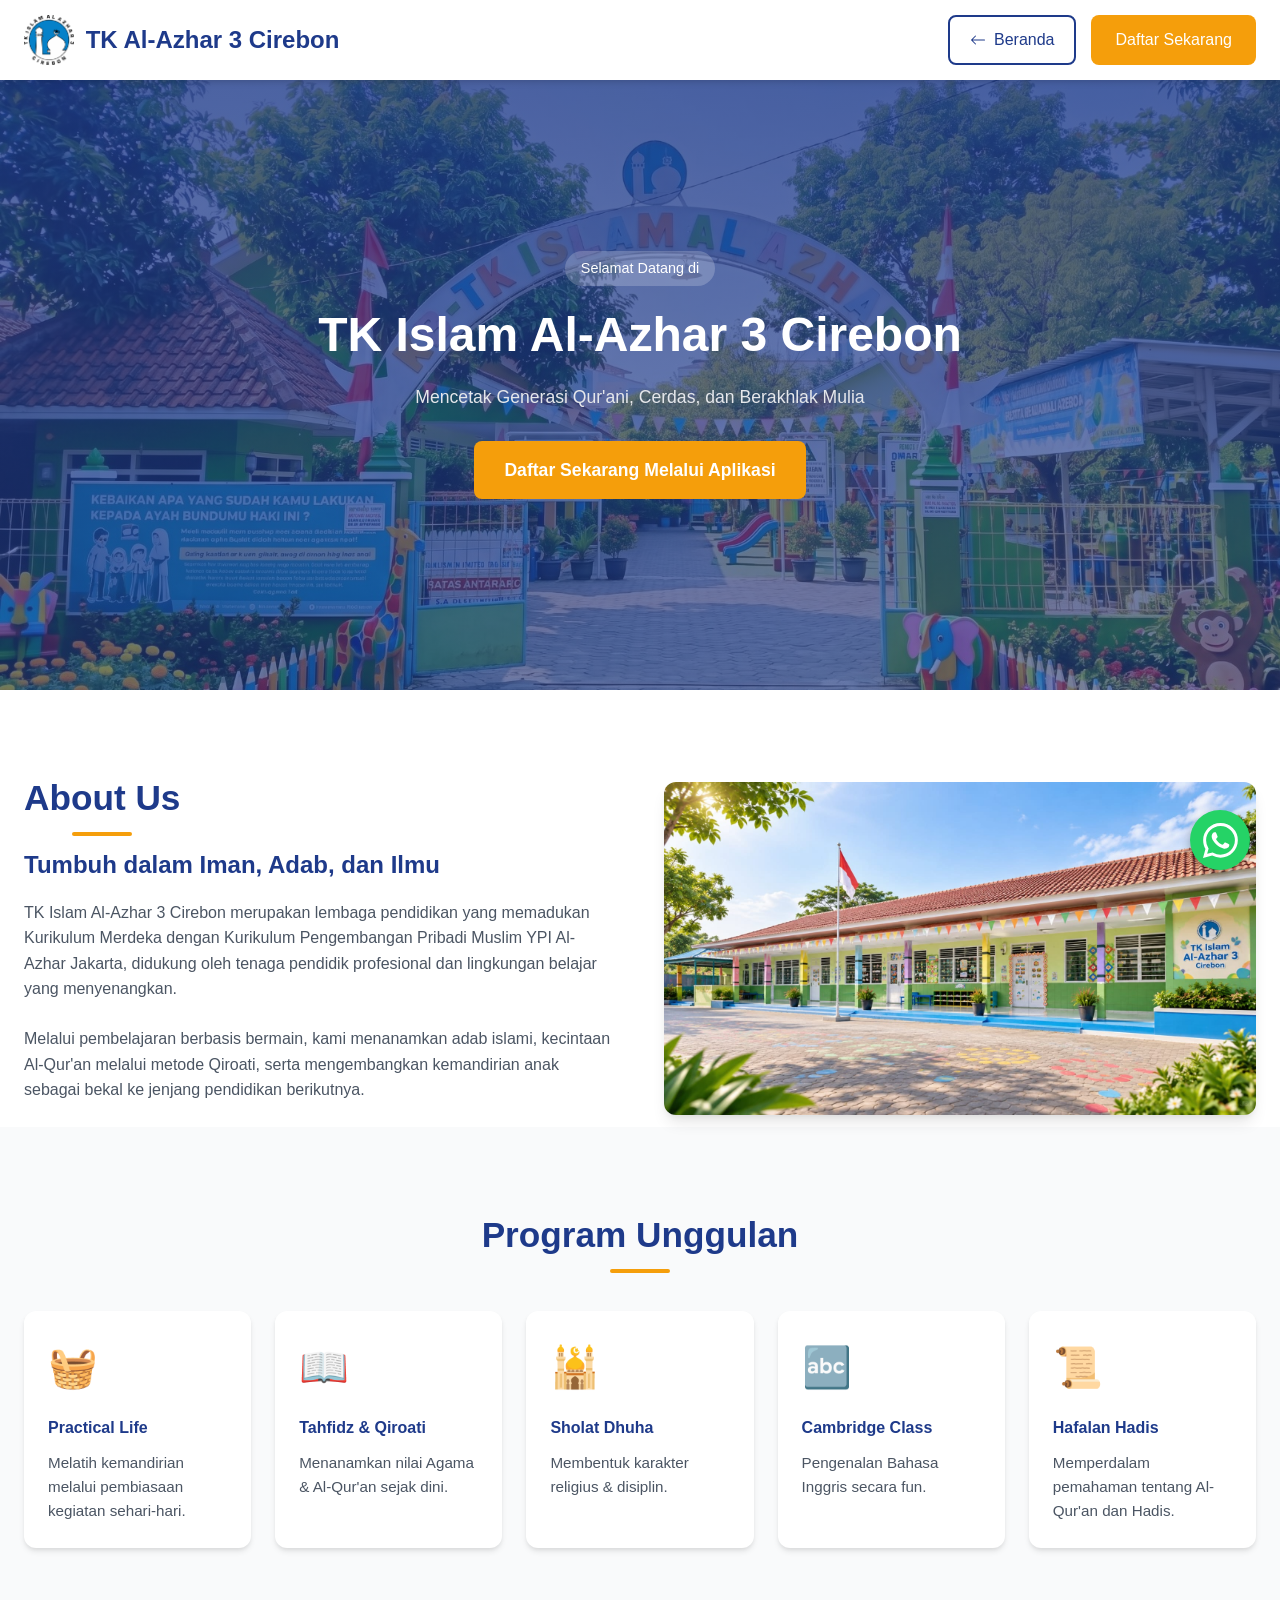
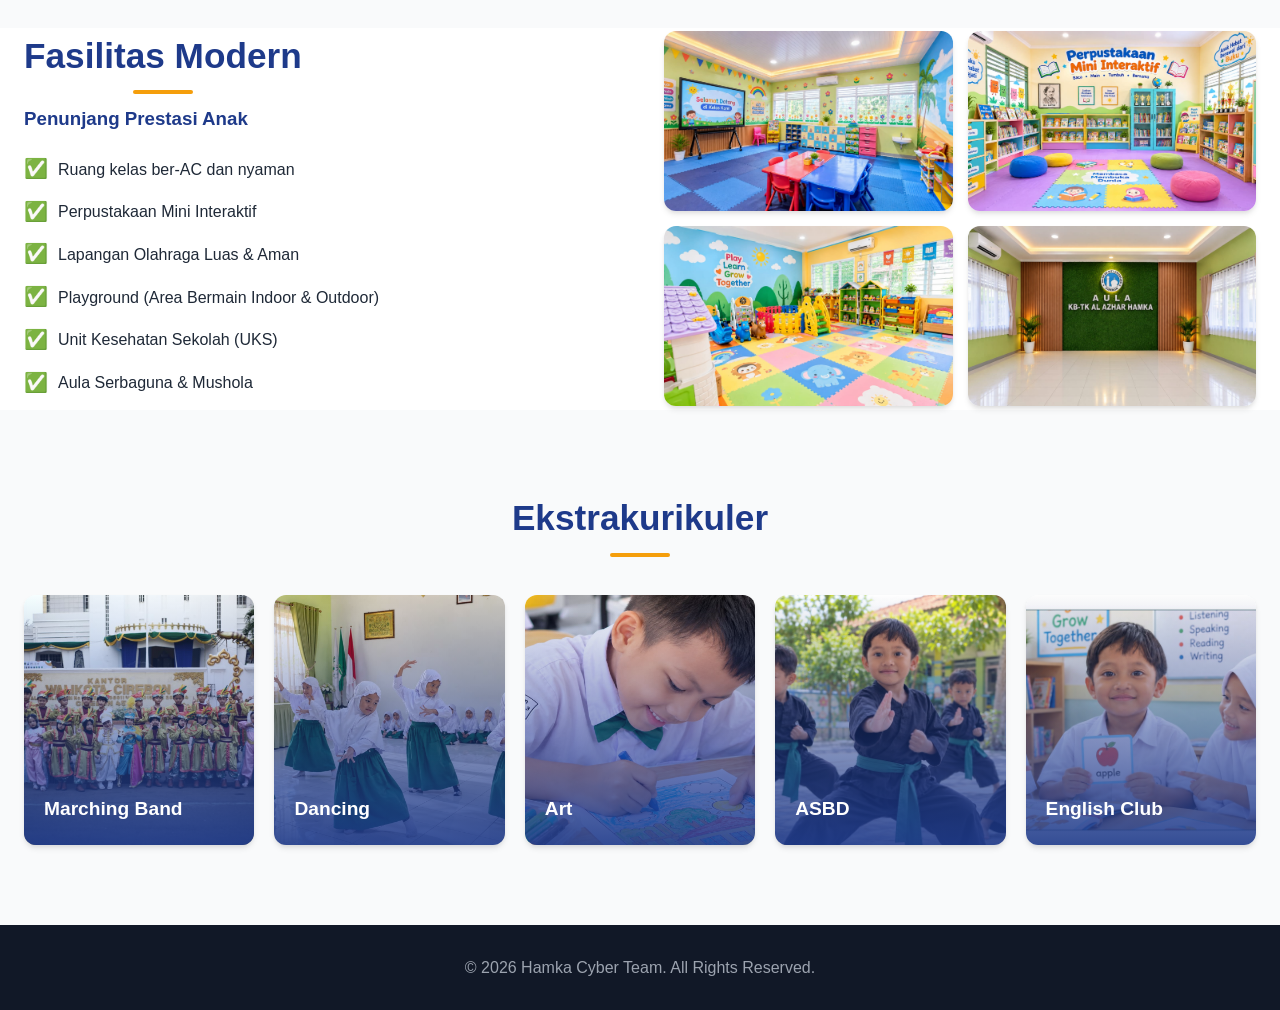
<file: tk.html>
<!DOCTYPE html>
<html lang="id">
<head>
    <meta charset="UTF-8">
    <meta name="viewport" content="width=device-width, initial-scale=1.0">
    <title>KB/TK Islam Al-Azhar 3 Cirebon</title>
    <link rel="stylesheet" href="css/style.css">
    
    <!-- CSS Tambahan untuk tombol WhatsApp melayang (Floating Button) -->
    <style>
        .wa-float {
            position: fixed;
            bottom: 30px;
            right: 30px;
            background-color: #25D366;
            color: #FFF;
            border-radius: 50%;
            width: 60px;
            height: 60px;
            display: flex;
            justify-content: center;
            align-items: center;
            box-shadow: 0 4px 10px rgba(0,0,0,0.3);
            z-index: 9999;
            transition: transform 0.3s;
        }
        .wa-float:hover {
            transform: scale(1.1);
            color: white;
        }
    </style>
</head>
<body>

    <!-- NAVBAR -->
    <nav class="navbar scrolled" style="background-color: var(--white); box-shadow: var(--shadow); padding: 15px 0;">
        <div class="container nav-container">
            <a href="index.html" class="logo">
                <!-- LOGO YAYASAN/TK -->
                <img src="assets/images/TK.jpg" alt="Logo TK" style="height: 50px; width: auto; object-fit: contain;">
                <span class="logo-text" style="color: var(--primary);">TK Al-Azhar 3 Cirebon</span>
            </a>
            
            <div class="nav-links" style="display: flex; align-items: center; gap: 15px;">
                <!-- Tombol Kembali yang Lebih Elegan (Outline Button) -->
                <a href="index.html" class="btn" style="border: 2px solid var(--primary); color: var(--primary); background-color: transparent; padding: 10px 20px; display: flex; align-items: center; gap: 8px;">
                    <svg xmlns="http://www.w3.org/2000/svg" width="16" height="16" fill="currentColor" viewBox="0 0 16 16">
                      <path fill-rule="evenodd" d="M15 8a.5.5 0 0 0-.5-.5H2.707l3.147-3.146a.5.5 0 1 0-.708-.708l-4 4a.5.5 0 0 0 0 .708l4 4a.5.5 0 0 0 .708-.708L2.707 8.5H14.5A.5.5 0 0 0 15 8z"/>
                    </svg>
                    Beranda
                </a>
                
                <!-- Tombol Daftar -->
                <a href="https://play.google.com/store/apps/details?id=app.salamalazhar.id" target="_blank" class="btn" style="background-color: var(--secondary); color: white; padding: 12px 24px;">Daftar Sekarang</a>
            </div>
        </div>
    </nav>

    <!-- HERO SECTION (Gambar Utama Paling Atas) -->
    <section class="hero" style="background-image: url('assets/images/halaman.jpg'); height: 70vh; margin-top: 60px;">
        <div class="hero-overlay"></div>
        <div class="hero-content">
            <div class="badge">Selamat Datang di</div>
            <h1>TK Islam Al-Azhar 3 Cirebon</h1>
            <p>Mencetak Generasi Qur'ani, Cerdas, dan Berakhlak Mulia</p>
            <a href="https://play.google.com/store/apps/details?id=app.salamalazhar.id" target="_blank" class="btn btn-primary" style="font-size: 1.1rem; padding: 15px 30px;">Daftar Sekarang Melalui Aplikasi</a>
        </div>
    </section>

    <!-- ABOUT US -->
    <section class="container" style="padding-top: 5rem;">
        <div class="about-container">
            <div class="about-text">
                <h2 class="section-title">About Us</h2>
                <h3 style="color: var(--primary); margin-bottom: 15px; font-size: 1.5rem;">Tumbuh dalam Iman, Adab, dan Ilmu</h3>
                <p>TK Islam Al-Azhar 3 Cirebon merupakan lembaga pendidikan yang memadukan Kurikulum Merdeka dengan Kurikulum Pengembangan Pribadi Muslim YPI Al-Azhar Jakarta, didukung oleh tenaga pendidik profesional dan lingkungan belajar yang menyenangkan.</p>
                <p>Melalui pembelajaran berbasis bermain, kami menanamkan adab islami, kecintaan Al-Qur'an melalui metode Qiroati, serta mengembangkan kemandirian anak sebagai bekal ke jenjang pendidikan berikutnya.</p>
            </div>
            <div class="about-image">
                <!-- GAMBAR TENTANG KAMI (Contoh: foto guru mengajar) -->
                <img src="assets/images/belakang.jpg" alt="Kegiatan Belajar TK" style="border-radius: var(--radius); box-shadow: var(--shadow-hover);">
            </div>
        </div>
    </section>

    <!-- PROGRAM UNGGULAN -->
    <section class="section-bg">
        <div class="container text-center">
            <h2 class="section-title">Program Unggulan</h2>
            <div class="programs-grid" style="grid-template-columns: repeat(auto-fit, minmax(200px, 1fr));">
                <div class="card text-center">
                    <div class="card-icon">🧺</div>
                    <h4 style="color: var(--primary); margin-bottom: 10px;">Practical Life</h4>
                    <p>Melatih kemandirian melalui pembiasaan kegiatan sehari-hari.</p>
                </div>
                <div class="card text-center">
                    <div class="card-icon">📖</div>
                    <h4 style="color: var(--primary); margin-bottom: 10px;">Tahfidz & Qiroati</h4>
                    <p>Menanamkan nilai Agama & Al-Qur'an sejak dini.</p>
                </div>
                <div class="card text-center">
                    <div class="card-icon">🕌</div>
                    <h4 style="color: var(--primary); margin-bottom: 10px;">Sholat Dhuha</h4>
                    <p>Membentuk karakter religius & disiplin.</p>
                </div>
                <div class="card text-center">
                    <div class="card-icon">🔤</div>
                    <h4 style="color: var(--primary); margin-bottom: 10px;">Cambridge Class</h4>
                    <p>Pengenalan Bahasa Inggris secara fun.</p>
                </div>
                <div class="card text-center">
                    <div class="card-icon">📜</div>
                    <h4 style="color: var(--primary); margin-bottom: 10px;">Hafalan Hadis</h4>
                    <p>Memperdalam pemahaman tentang Al-Qur'an dan Hadis.</p>
                </div>
            </div>
        </div>
    </section>

    <!-- FASILITAS -->
    <section class="container">
        <div class="about-container">
            <div class="about-text">
                <h2 class="section-title">Fasilitas Modern</h2>
                <h3 style="color: var(--primary); margin-bottom: 20px;">Penunjang Prestasi Anak</h3>
                <ul style="list-style: none; padding: 0;">
                    <li style="margin-bottom: 12px; display: flex; align-items: center; gap: 10px;"><span style="color: var(--secondary); font-size: 1.2rem;">✅</span> Ruang kelas ber-AC dan nyaman</li>
                    <li style="margin-bottom: 12px; display: flex; align-items: center; gap: 10px;"><span style="color: var(--secondary); font-size: 1.2rem;">✅</span> Perpustakaan Mini Interaktif</li>
                    <li style="margin-bottom: 12px; display: flex; align-items: center; gap: 10px;"><span style="color: var(--secondary); font-size: 1.2rem;">✅</span> Lapangan Olahraga Luas & Aman</li>
                    <li style="margin-bottom: 12px; display: flex; align-items: center; gap: 10px;"><span style="color: var(--secondary); font-size: 1.2rem;">✅</span> Playground (Area Bermain Indoor & Outdoor)</li>
                    <li style="margin-bottom: 12px; display: flex; align-items: center; gap: 10px;"><span style="color: var(--secondary); font-size: 1.2rem;">✅</span> Unit Kesehatan Sekolah (UKS)</li>
                    <li style="margin-bottom: 12px; display: flex; align-items: center; gap: 10px;"><span style="color: var(--secondary); font-size: 1.2rem;">✅</span> Aula Serbaguna & Mushola</li>
                </ul>
            </div>
            
            <div class="facilities-grid" style="grid-template-columns: repeat(2, 1fr); gap: 15px;">
                <!-- FOTO FASILITAS -->
                <div class="facility-item card" style="padding: 0; height: 180px;">
                    <img src="assets/images/kelas.jpg" alt="Ruang Kelas">
                    <div class="facility-overlay"><h4>Kelas ber-AC</h4></div>
                </div>
                <div class="facility-item card" style="padding: 0; height: 180px;">
                    <img src="assets/images/perpus.jpg" alt="Perpustakaan">
                    <div class="facility-overlay"><h4>Perpustakaan Mini</h4></div>
                </div>
                <div class="facility-item card" style="padding: 0; height: 180px;">
                    <img src="assets/images/pg.jpg" alt="Playground">
                    <div class="facility-overlay"><h4>Playground Anak</h4></div>
                </div>
                <div class="facility-item card" style="padding: 0; height: 180px;">
                    <img src="assets/images/aula.jpg" alt="Aula">
                    <div class="facility-overlay"><h4>Aula Serbaguna</h4></div>
                </div>
            </div>
        </div>
    </section>

    <!-- EKSTRAKURIKULER -->
    <section class="section-bg">
        <div class="container text-center">
            <h2 class="section-title">Ekstrakurikuler</h2>
            <div class="facilities-grid" style="grid-template-columns: repeat(auto-fit, minmax(200px, 1fr)); gap: 20px;">
                
                <!-- FOTO ESKUL -->
                <div class="facility-item card" style="padding: 0; height: 250px;">
                    <img src="assets/images/db.jpg" alt="Marching Band">
                    <div class="facility-overlay" style="bottom: 0; background: linear-gradient(to top, rgba(30,58,138,0.9), transparent);">
                        <h4>Marching Band</h4>
                    </div>
                </div>
                
                <div class="facility-item card" style="padding: 0; height: 250px;">
                    <img src="assets/images/tari.jpg" alt="Dancing">
                    <div class="facility-overlay" style="bottom: 0; background: linear-gradient(to top, rgba(30,58,138,0.9), transparent);">
                        <h4>Dancing</h4>
                    </div>
                </div>

                <div class="facility-item card" style="padding: 0; height: 250px;">
                    <img src="assets/images/draw.jpg" alt="Art">
                    <div class="facility-overlay" style="bottom: 0; background: linear-gradient(to top, rgba(30,58,138,0.9), transparent);">
                        <h4>Art</h4>
                    </div>
                </div>

                <div class="facility-item card" style="padding: 0; height: 250px;">
                    <img src="assets/images/asbd.jpg" alt="ASBD">
                    <div class="facility-overlay" style="bottom: 0; background: linear-gradient(to top, rgba(30,58,138,0.9), transparent);">
                        <h4>ASBD</h4>
                    </div>
                </div>

                <div class="facility-item card" style="padding: 0; height: 250px;">
                    <img src="assets/images/english.jpg" alt="English Club">
                    <div class="facility-overlay" style="bottom: 0; background: linear-gradient(to top, rgba(30,58,138,0.9), transparent);">
                        <h4>English Club</h4>
                    </div>
                </div>

            </div>
        </div>
    </section>

    <!-- FOOTER -->
    <div style="background-color: #111827; padding: 30px; text-align: center; color: #9CA3AF;">
        <p>&copy; 2026 Hamka Cyber Team. All Rights Reserved.</p>
    </div>

    <!-- TOMBOL WHATSAPP MELAYANG -->
    <a href="https://wa.me/62+6281717435333?text=Halo%2C%20saya%20ingin%20bertanya%20seputar%20pendaftaran%20TK%20Al-Azhar%203" target="_blank" class="wa-float" title="Hubungi Kami via WhatsApp">
        <svg xmlns="http://www.w3.org/2000/svg" width="35" height="35" fill="currentColor" viewBox="0 0 16 16">
            <path d="M13.601 2.326A7.854 7.854 0 0 0 7.994 0C3.627 0 .068 3.558.064 7.926c0 1.399.366 2.76 1.057 3.965L0 16l4.204-1.102a7.933 7.933 0 0 0 3.79.965h.004c4.368 0 7.926-3.558 7.93-7.93A7.898 7.898 0 0 0 13.6 2.326zM7.994 14.521a6.573 6.573 0 0 1-3.356-.92l-.24-.144-2.494.654.666-2.433-.156-.251a6.56 6.56 0 0 1-1.007-3.505c0-3.626 2.957-6.584 6.591-6.584a6.56 6.56 0 0 1 4.66 1.931 6.557 6.557 0 0 1 1.928 4.66c-.004 3.639-2.961 6.592-6.592 6.592zm3.615-4.934c-.197-.099-1.17-.578-1.353-.646-.182-.065-.315-.099-.445.099-.133.197-.513.646-.627.775-.114.133-.232.148-.43.05-.197-.1-.836-.308-1.592-.985-.59-.525-.985-1.175-1.103-1.372-.114-.198-.011-.304.088-.403.087-.088.197-.232.296-.346.1-.114.133-.198.198-.33.065-.134.034-.248-.015-.347-.05-.099-.445-1.076-.612-1.47-.16-.389-.323-.335-.445-.34-.114-.007-.247-.007-.38-.007a.729.729 0 0 0-.529.247c-.182.198-.691.677-.691 1.654 0 .977.71 1.916.81 2.049.098.133 1.394 2.132 3.383 2.992.47.205.84.326 1.129.418.475.152.904.129 1.246.08.38-.058 1.171-.48 1.338-.943.164-.464.164-.86.114-.943-.049-.084-.182-.133-.38-.232z"/>
        </svg>
    </a>

    <script src="js/main.js"></script>
</body>
</html>
</file>
<file: css/style.css>
/* VARIABLES */
:root {
    --primary: #1E3A8A; /* Blue Navy */
    --secondary: #F59E0B; /* Amber / Orange */
    --accent: #3B82F6; /* Bright Blue */
    --background: #FFFFFF;
    --surface: #F9FAFB;
    --text: #1F2937;
    --text-light: #4B5563;
    --white: #FFFFFF;
    --transition: all 0.3s ease-in-out;
    --shadow: 0 4px 6px -1px rgba(0, 0, 0, 0.1), 0 2px 4px -1px rgba(0, 0, 0, 0.06);
    --shadow-hover: 0 10px 15px -3px rgba(0, 0, 0, 0.1), 0 4px 6px -2px rgba(0, 0, 0, 0.05);
    --radius: 12px;
}

/* RESET & BASE */
* {
    margin: 0;
    padding: 0;
    box-sizing: border-box;
}
html {
    scroll-behavior: smooth;
}
body {
    font-family: 'Inter', sans-serif;
    color: var(--text);
    background-color: var(--background);
    line-height: 1.6;
    overflow-x: hidden;
}
a { text-decoration: none; color: inherit; }
ul { list-style: none; }
img { max-width: 100%; height: auto; display: block; }

.container {
    max-width: 1280px;
    margin: 0 auto;
    padding: 0 24px;
}
.text-center { text-align: center; }
.mt-4 { margin-top: 1.5rem; }
.section-title {
    font-size: 2.2rem;
    color: var(--primary);
    margin-bottom: 3rem;
    position: relative;
    display: inline-block;
}
.section-title::after {
    content: '';
    position: absolute;
    bottom: -10px;
    left: 50%;
    transform: translateX(-50%);
    width: 60px;
    height: 4px;
    background-color: var(--secondary);
    border-radius: 2px;
}
section { padding: 5rem 0; }
.section-bg { background-color: var(--surface); }

/* BUTTONS */
.btn {
    display: inline-block;
    padding: 12px 28px;
    border-radius: 8px;
    font-weight: 600;
    cursor: pointer;
    transition: var(--transition);
    border: none;
}
.btn-primary { background-color: var(--secondary); color: var(--white); }
.btn-primary:hover { background-color: #d97706; transform: translateY(-2px); }
.btn-outline { background-color: transparent; color: var(--white); border: 2px solid var(--white); }
.btn-outline:hover { background-color: var(--white); color: var(--primary); }
.btn-light { background-color: var(--white); color: var(--primary); }
.btn-light:hover { background-color: var(--surface); transform: translateY(-2px); }

/* NAVBAR */
.navbar {
    position: fixed;
    top: 0; left: 0; width: 100%;
    z-index: 1000;
    background-color: transparent;
    padding: 20px 0;
    transition: var(--transition);
}
.navbar.scrolled {
    background-color: var(--white);
    box-shadow: var(--shadow);
    padding: 15px 0;
}
.navbar.scrolled .logo, .navbar.scrolled .nav-links a { color: var(--primary); }
.nav-container { display: flex; justify-content: space-between; align-items: center; }
.logo { 
    display: flex; 
    align-items: center; 
    gap: 12px;
    text-decoration: none;
}

.logo-img {
    height: 40px; 
    width: auto;
}

.logo-text {
    font-size: 1.5rem; 
    font-weight: 700; 
    color: var(--white);
    transition: var(--transition);
}

.navbar.scrolled .logo-text { 
    color: var(--primary); 
}
.nav-links { display: flex; gap: 24px; }
.nav-links a { color: var(--white); font-weight: 500; transition: var(--transition); }
.nav-links a:hover, .nav-links a.active { color: var(--secondary); }
.nav-actions { display: flex; align-items: center; gap: 16px; }
.hamburger { display: none; cursor: pointer; flex-direction: column; gap: 5px; }
.hamburger span { width: 25px; height: 3px; background-color: var(--primary); border-radius: 2px; transition: 0.3s; }
.navbar:not(.scrolled) .hamburger span { background-color: var(--white); }

/* HERO */
.hero {
    height: 100vh;
    background: url('https://images.unsplash.com/photo-1523050854058-8df90110c9f1?q=80&w=1920&auto=format&fit=crop') center/cover no-repeat;
    position: relative;
    display: flex;
    align-items: center;
    justify-content: center;
    text-align: center;
    color: var(--white);
}
.hero-overlay {
    position: absolute; top: 0; left: 0; width: 100%; height: 100%;
    background: linear-gradient(rgba(30,58,138,0.8), rgba(30,58,138,0.6));
}
.hero-content { position: relative; z-index: 1; max-width: 800px; }
.hero .badge {
    background-color: rgba(255,255,255,0.2);
    padding: 6px 16px; border-radius: 20px;
    font-size: 0.9rem; margin-bottom: 20px; display: inline-block;
}
.hero h1 { font-size: 3rem; margin-bottom: 20px; line-height: 1.2; }
.hero p { font-size: 1.1rem; margin-bottom: 30px; color: #E5E7EB; }
.hero-buttons { display: flex; gap: 16px; justify-content: center; }

/* STATS */
.stats { background-color: var(--primary); color: var(--white); padding: 3rem 0; }
.stats-grid { display: grid; grid-template-columns: repeat(4, 1fr); gap: 24px; text-align: center; }
.stat-card h3 { font-size: 3rem; display: inline-block; }
.stat-card span { font-size: 2rem; color: var(--secondary); font-weight: bold;}

/* ABOUT */
.about-container { display: grid; grid-template-columns: 1fr 1fr; gap: 48px; align-items: center; }
.about-image img { border-radius: var(--radius); box-shadow: var(--shadow); }
.about-text h2 { font-size: 2.2rem; color: var(--primary); margin-bottom: 20px; }
.about-text p { color: var(--text-light); margin-bottom: 24px; }
.vision-mission { display: grid; grid-template-columns: 1fr 1fr; gap: 20px; margin-bottom: 20px;}
.vm-item h4 { color: var(--primary); margin-bottom: 10px; }

/* CARDS COMMON */
.excellence-grid, .levels-grid, .programs-grid, .achievements-grid, .news-grid {
    display: grid; gap: 24px;
}
.excellence-grid { grid-template-columns: repeat(3, 1fr); }
.levels-grid { grid-template-columns: repeat(4, 1fr); }
.programs-grid { grid-template-columns: repeat(4, 1fr); }
.achievements-grid { grid-template-columns: repeat(3, 1fr); }
.news-grid { grid-template-columns: repeat(3, 1fr); }

.card {
    background: var(--white);
    border-radius: var(--radius);
    padding: 24px;
    box-shadow: var(--shadow);
    transition: var(--transition);
    text-align: left;
}
.card:hover { transform: translateY(-5px); box-shadow: var(--shadow-hover); }
.card-icon { font-size: 2.5rem; margin-bottom: 16px; display: block; }
.card h3 { color: var(--primary); margin-bottom: 12px; }
.card p { color: var(--text-light); font-size: 0.95rem; }

/* IMAGE CARDS */
.img-card { padding: 0; overflow: hidden; display: flex; flex-direction: column; }
.img-card img { width: 100%; height: 200px; object-fit: cover; transition: var(--transition); }
.img-card:hover img { transform: scale(1.05); }
.card-body { padding: 20px; display: flex; flex-direction: column; flex-grow: 1; }
.card-meta { font-size: 0.85rem; color: var(--secondary); margin-bottom: 8px; font-weight: 600;}

/* FACILITIES GALLERY */
.facilities-grid { display: grid; grid-template-columns: repeat(3, 1fr); gap: 16px; }
.facility-item { position: relative; border-radius: var(--radius); overflow: hidden; cursor: pointer; height: 250px;}
.facility-item img { width: 100%; height: 100%; object-fit: cover; transition: var(--transition); }
.facility-overlay {
    position: absolute; bottom: -100%; left: 0; width: 100%; height: 100%;
    background: linear-gradient(to top, rgba(30,58,138,0.9), transparent);
    display: flex; align-items: flex-end; padding: 20px;
    transition: var(--transition);
}
.facility-item:hover img { transform: scale(1.1); }
.facility-item:hover .facility-overlay { bottom: 0; }
.facility-overlay h4 { color: var(--white); font-size: 1.2rem;}

/* LIGHTBOX */
.lightbox {
    display: none; position: fixed; z-index: 2000; left: 0; top: 0; width: 100%; height: 100%;
    background-color: rgba(0,0,0,0.9); justify-content: center; align-items: center;
}
.lightbox-content { max-width: 90%; max-height: 90%; border-radius: 8px; animation: zoomIn 0.3s;}
.close-lightbox { position: absolute; top: 20px; right: 30px; color: white; font-size: 40px; cursor: pointer;}
@keyframes zoomIn { from { transform: scale(0.8); opacity: 0;} to { transform: scale(1); opacity: 1;} }

/* TESTIMONIAL SLIDER */
.testimonial-slider { position: relative; max-width: 800px; margin: 0 auto; overflow: hidden; }
.slider-wrapper { display: flex; transition: transform 0.5s ease-in-out; }
.testimonial-item { min-width: 100%; padding: 20px; box-sizing: border-box; }
.testimonial-content { background: var(--white); padding: 30px; border-radius: var(--radius); box-shadow: var(--shadow); position: relative;}
.testimonial-content::before { content: '"'; font-size: 6rem; color: var(--surface); position: absolute; top: 10px; left: 20px; font-family: serif; line-height: 1;}
.testi-text { font-style: italic; color: var(--text-light); margin-bottom: 20px; position: relative; z-index: 1;}
.testi-author { display: flex; align-items: center; gap: 15px; }
.testi-author img { width: 60px; height: 60px; border-radius: 50%; object-fit: cover; }
.author-info h4 { color: var(--primary); margin: 0; }
.author-info p { color: var(--secondary); font-size: 0.85rem; margin: 0; }
.slider-controls { display: flex; justify-content: center; align-items: center; gap: 20px; margin-top: 20px; }
.slider-btn { background: none; border: none; font-size: 1.5rem; color: var(--primary); cursor: pointer; }
.slider-dots { display: flex; gap: 8px; }
.dot { width: 10px; height: 10px; background: #D1D5DB; border-radius: 50%; cursor: pointer; transition: 0.3s;}
.dot.active { background: var(--secondary); width: 20px; border-radius: 5px;}

/* CTA */
.cta { background: linear-gradient(135deg, var(--primary), var(--accent)); color: var(--white); padding: 5rem 0; }
.cta h2 { font-size: 2.5rem; margin-bottom: 15px; }

/* FAQ ACCORDION */
.faq { max-width: 800px; margin: 0 auto; }
.accordion-item { border: 1px solid #E5E7EB; border-radius: 8px; margin-bottom: 12px; overflow: hidden; }
.accordion-header {
    background: var(--white); padding: 18px 20px; font-weight: 600; color: var(--primary);
    cursor: pointer; display: flex; justify-content: space-between; align-items: center;
    transition: var(--transition);
}
.accordion-header:hover { background: var(--surface); }
.accordion-body { background: var(--white); padding: 0 20px; max-height: 0; overflow: hidden; transition: max-height 0.3s ease-out; color: var(--text-light); }

/* FOOTER */
.footer { background: #111827; color: #9CA3AF; padding: 4rem 0 0 0; }
.footer h3, .footer h4 { color: var(--white); margin-bottom: 20px; }
.footer-grid { display: grid; grid-template-columns: 1.5fr 1fr 1.5fr; gap: 40px; margin-bottom: 40px; }
.footer-info p { margin-bottom: 10px; }
.footer-links ul li { margin-bottom: 10px; }
.footer-links a:hover { color: var(--secondary); }
.footer-bottom { border-top: 1px solid #374151; padding: 20px 0; font-size: 0.9rem; }

/* ANIMATION CLASSES */
.reveal { opacity: 1; transition: all 0.8s ease-out; }
.reveal.active { opacity: 1; transform: translateY(0) scale(1); }
.slide-up { transform: translateY(50px); }
.slide-right { transform: translateX(-50px); }
.slide-left { transform: translateX(50px); }
.fade-in { transform: translateY(0); }
.scale-in { transform: scale(0.9); }

/* ========================================= */
/* OFFICIAL PARTNER                          */
/* ========================================= */
.partners { 
    background-color: var(--white); 
    padding: 4rem 0; 
    border-top: 1px solid #E5E7EB; 
}

#partners-container {
    overflow: hidden;
    width: 100%;
    position: relative;
}

.partners-track {
    display: flex;
    align-items: center;
    gap: 60px; 
    width: max-content;
    animation: scrollLeft 20s linear infinite; 
}

@keyframes scrollLeft {
    0% { transform: translateX(0); }
    100% { transform: translateX(-50%); }
}

.partner-logo {
    display: flex;
    align-items: center;
    justify-content: center;
    min-width: 150px;
}

/* KODE GABUNGAN YANG SUDAH BERSIH */
.partner-logo img {
    height: 100px; 
    width: auto;
    object-fit: contain;
    transition: var(--transition);
    cursor: pointer;
}

/* EFEK MEMBESAR SEDIKIT SAAT DISENTUH MOUSE */
.partner-logo img:hover {
    transform: scale(1.1); 
}

/* ANIMASI BERHENTI SAAT MOUSE DIARAHKAN KE LOGO */
#partners-container:hover .partners-track {
    animation-play-state: paused;
}

/* ========================================= */
/* WHATSAPP FLOATING BUTTON                  */
/* ========================================= */
.wa-float {
    position: fixed;
    bottom: 30px;
    right: 30px;
    background-color: #25D366;
    color: #FFF;
    border-radius: 50%;
    width: 60px;
    height: 60px;
    display: flex;
    justify-content: center;
    align-items: center;
    box-shadow: 0 4px 10px rgba(0,0,0,0.3);
    z-index: 9999;
    transition: transform 0.3s;
}
.wa-float:hover {
    transform: scale(1.1);
    color: white;
}
</file>
